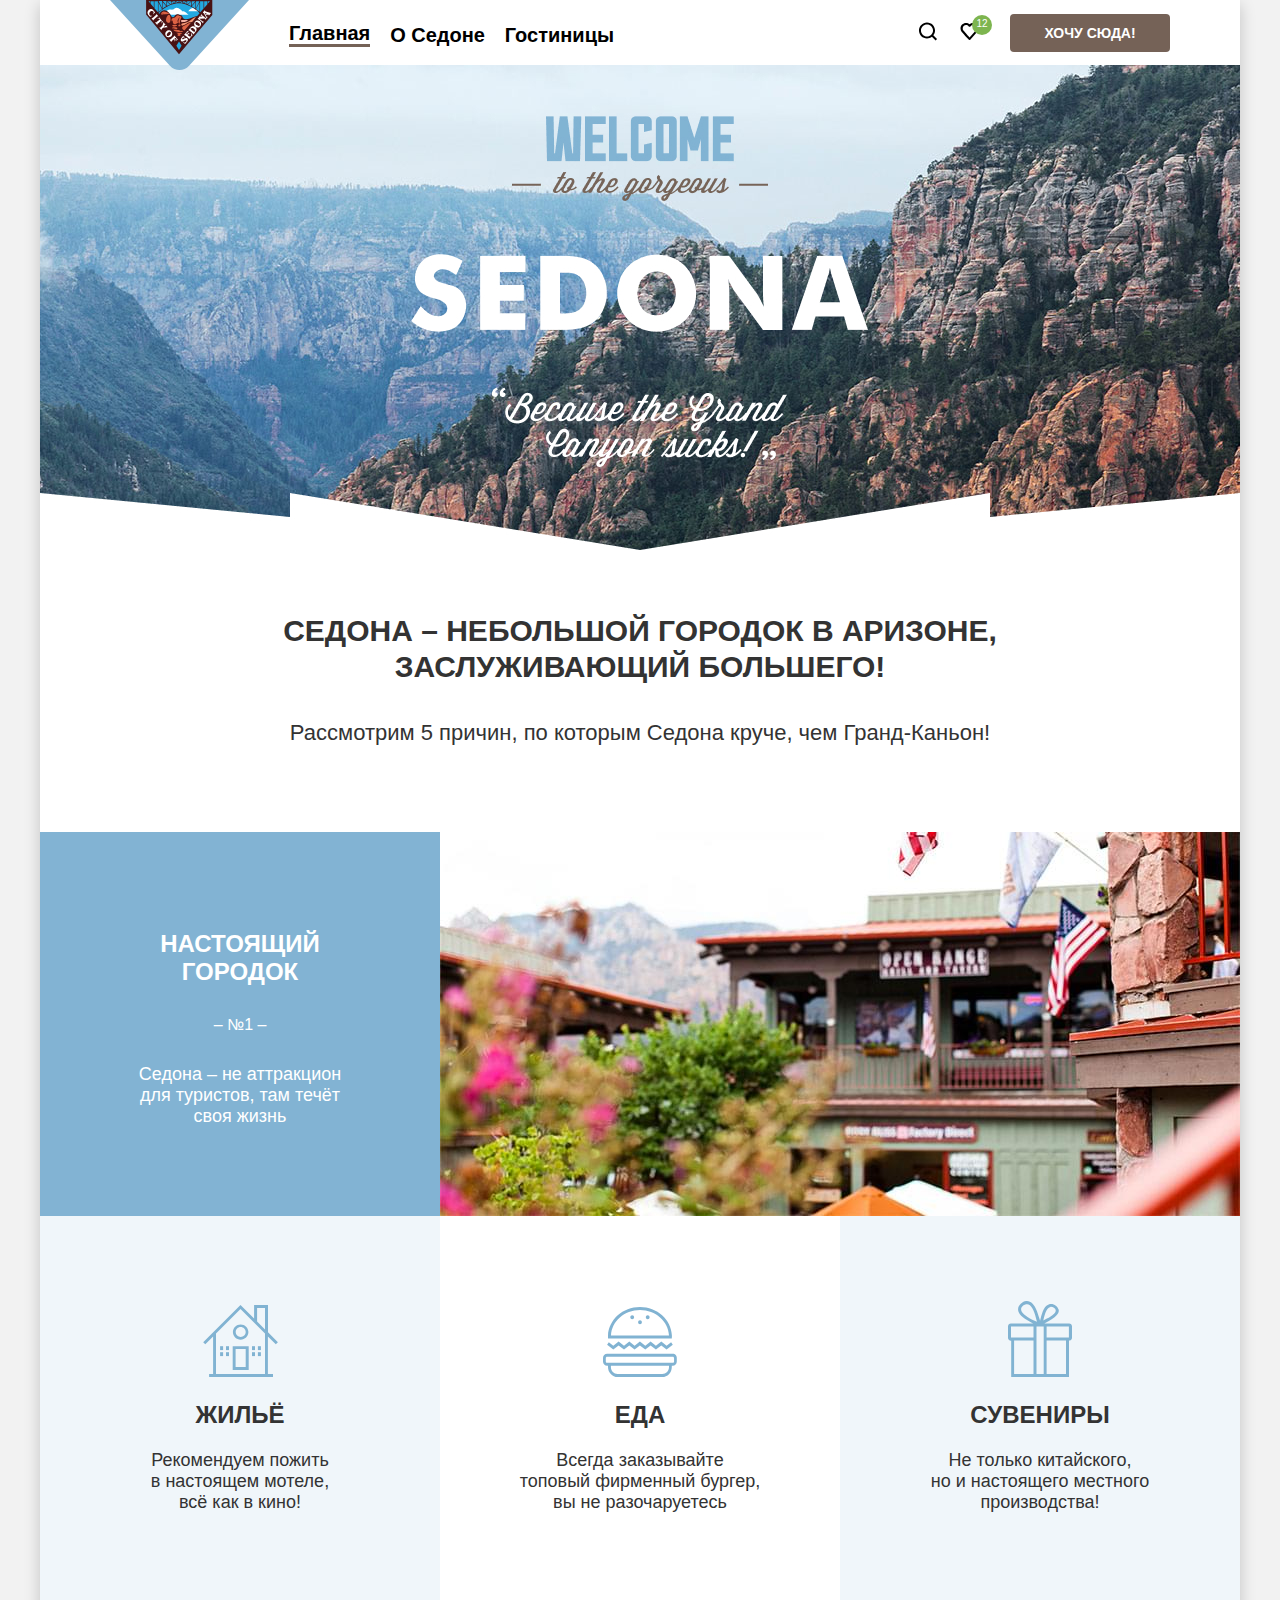
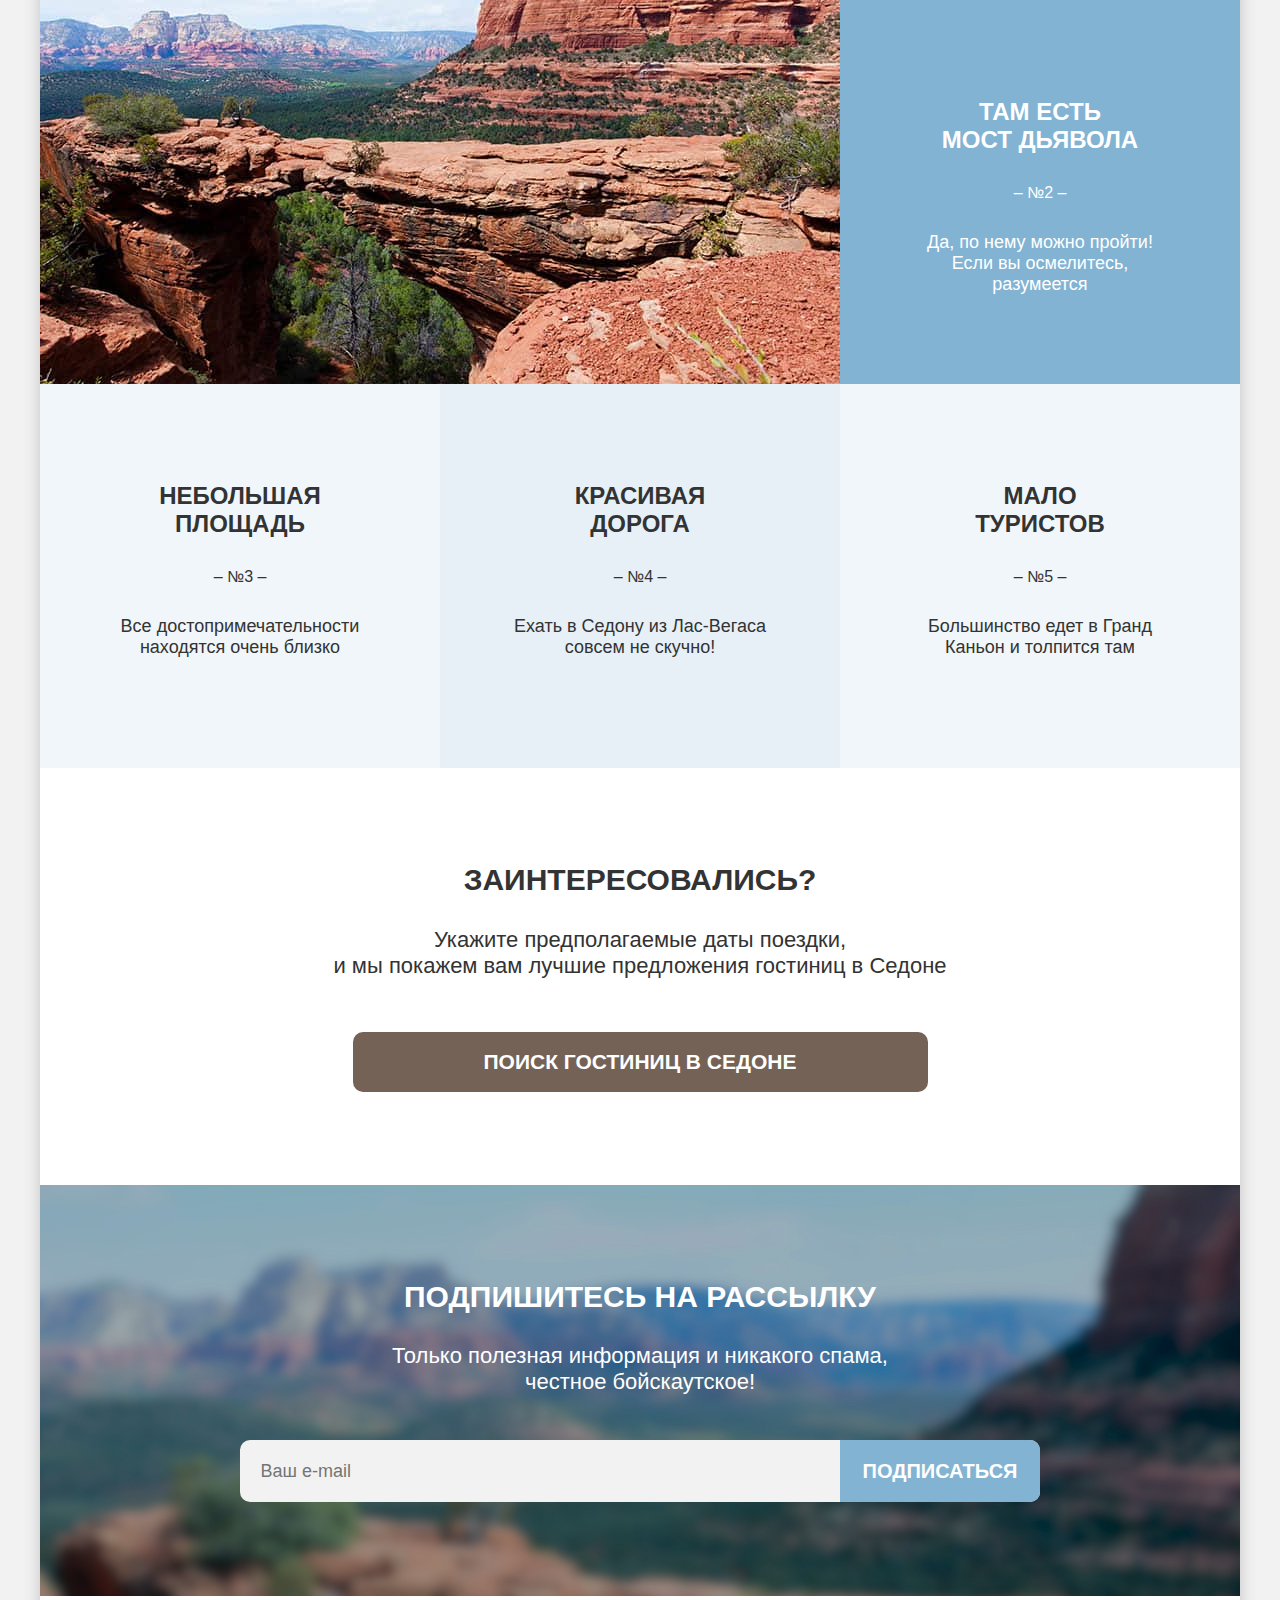
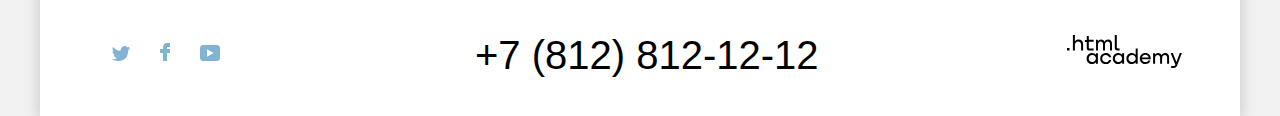
<file: project_sedona/index.html>
<!DOCTYPE html>
<html lang="ru">
  <head>
    <meta charset="utf-8">
    <title>Седона - небольшой городок в Аризоне</title>
    <link rel="stylesheet" href="styles/styles.css">
  </head>

  <body class="page">

    <div class="wrapper">

      <!--Хедер-->

      <header class="page-header">
          <nav class="navigation">
              <a class="logo" href="index.html">
                <img src="img/logo/logo.svg" width="139" height="70" alt="Седона">
              </a>
            

              <!--Навигация-->

              <ul class="navigation-list">
                  <li class="navigation-item">
                      <a class="navigation-link navigation-link-current">Главная</a>
                  </li>
                  <li class="navigation-item">
                    <a class="navigation-link" href="#">О Седоне</a>
                </li>
                <li class="navigation-item">
                    <a class="navigation-link" href="catalog.html">Гостиницы</a>
                  </li>
              </ul>

              <!--Польз. меню-->

              <ul class="navigation-user">
                <div class="user-navigation">
                  <li class="navigation-item">
                    <a class="icon-button-search" href="#">
                      <svg aria-hidden="true"  focusable="false" width="20" height="19" viewBox="0 0 20 19" fill="none" xmlns="http://www.w3.org/2000/svg">
                        <path d="M19.0257 17.05L15.3152 13.35C16.318 12.05 17.02 10.35 17.02 8.44995C17.02 4.04995 13.4098 0.449951 8.99732 0.449951C4.58483 0.449951 0.974609 4.14995 0.974609 8.54995C0.974609 12.95 4.58483 16.55 8.99732 16.55C10.8024 16.55 12.5072 15.95 13.9112 14.85L17.6217 18.55L19.0257 17.05ZM8.99732 14.55C5.68795 14.55 2.98029 11.85 2.98029 8.54995C2.98029 5.24995 5.68795 2.54995 8.99732 2.54995C12.3067 2.54995 15.0143 5.24995 15.0143 8.54995C15.0143 11.85 12.3067 14.55 8.99732 14.55Z" fill="black"/>
                      </svg>
                      <span class="visually-hidden">Поиск</span>
                    </a>
                  </li>
                
                  <li class="navigation-item">
                    <a class="icon-button-favorite" href="#">
                      <svg aria-hidden="true" focusable="false" width="19" height="17" viewBox="0 0 19 17" fill="none" xmlns="http://www.w3.org/2000/svg">
                        <path d="M9.44382 17C9.14296 17 8.84211 16.9 8.64155 16.6C3.22622 10.5 1.92253 9.1 1.62168 8.7C0.91969 7.8 0.518555 6.6 0.518555 5.4C0.518555 2.4 2.92537 0 6.03416 0C7.33785 0 8.54126 0.5 9.5441 1.3C10.5469 0.5 11.8506 0 13.054 0C16.0625 0 18.5696 2.4 18.5696 5.4C18.5696 6.7 18.0682 7.9 17.266 8.8L10.2461 16.7C10.0455 16.9 9.84495 17 9.44382 17ZM3.42679 7.5C3.72764 7.9 6.93672 11.5 9.5441 14.4L15.7617 7.4C16.2631 6.9 16.4637 6.2 16.4637 5.4C16.4637 3.6 14.9594 2.1 13.1543 2.1C12.1515 2.1 11.1486 2.6 10.4467 3.4C10.1458 3.7 9.84495 3.8 9.5441 3.8C9.24325 3.8 8.9424 3.6 8.74183 3.4C8.03984 2.6 7.037 2.1 6.03416 2.1C4.22906 2.1 2.7248 3.6 2.7248 5.4C2.62452 6.3 3.02565 7 3.42679 7.5C3.3265 7.5 3.3265 7.5 3.42679 7.5Z" fill="black"/>
                      </svg>
                      <span class="visually-hidden">Избранное</span>
                      <span class="favorite-heart">12</span>
                    </a>
                  </li>
                </div>
                <li class="navigation-item">
                  <a href="#" class="user-navigation-button">Хочу сюда!</a>
                </li>  
              </ul>
          </nav>
      </header>

      <!--Главная-->

      <main class="main-container page-mein">
        <div class="page-container">
          <div class="main-promo">
            <h1 class="visually-hidden">Туристический город Седона</h1>
            <img class="promo-img" src="img/background/background-promo.jpg">
          
            <h2 class="visually-hidden">Преимущества Седоны</h2>
            
            <div class="advantages-paragraph-title">
              <p class="section-title">СЕДОНА &ndash; НЕБОЛЬШОЙ ГОРОДОК В АРИЗОНЕ,<br>ЗАСЛУЖИВАЮЩИЙ БОЛЬШЕГО!</p>
              <p class="section-description">Рассмотрим 5 причин, по которым Седона круче, чем Гранд-Каньон!</p>
            </div>
          </div>

          <section class="advantages">
            <div class="advantages-main">
              <div class="advantages-description">
                <h3 class="advantages-title">НАСТОЯЩИЙ<br> ГОРОДОК</h3>
                <p class="features__number">&ndash; №1 &ndash;</p>
                <p class="advantages-text">Седона &ndash; не аттракцион<br> для туристов, там течёт<br> своя жизнь</p>
              </div>

              <div class="advantages-wrapper">  
                <img class="advantages-img" src="img/content/sedona.jpg" alt="Фото города Седона с заведениями">
              </div>
            </div>                 
            
            <div class="advices">
              <div class="advices-item-housing">
                <img class="advices-item-house" src="img/icons/house.svg">
                <h4 class="advices-title">ЖИЛЬЁ</h4>
                <p class="advices-text">Рекомендуем пожить<br> в настоящем мотеле,<br> всё как в кино!</p>
              </div>

              <div class="advices-item-food">
                <img class="advices-item-burger" src="img/icons/food.svg">
                <h4 class="advices-title">ЕДА</h4>
                <p class="advices-text">Всегда заказывайте<br> топовый фирменный бургер,<br> вы не разочаруетесь</p>
              </div>

              <div class="advices-item-gifts">
                <img class="advices-item-present" src="img/icons/present.svg">
                <h4 class="advices-title">СУВЕНИРЫ</h4>
                <p class="advices-text">Не только китайского,<br> но и настоящего местного<br> производства!</p>
              </div>
            </div>
              

            <div class="advantages-main_2">
              <div class="advantages-description">
                <h3 class="advantages-title">ТАМ ЕСТЬ<br> МОСТ ДЬЯВОЛА</h3>
                <p class="features__number">&ndash; №2 &ndash;</p>
                <p class="advantages-text">Да, по нему можно пройти!<br> Если вы осмелитесь,<br> разумеется</p>
              </div>

              <div class="features__image-wrapper">
                <img class="advantages-img" src="img/content/devil-bridge.jpg" alt="Фото Моста Дьявола: природного каменного моста между скалами"> 
              </div>
            </div>

            <div class="advantages-additional">
              <div class="advantages-additional-item">
                <h4 class="advantages-title">НЕБОЛЬШАЯ<br> ПЛОЩАДЬ</h4>
                <p class="advantages__number">&ndash; №3 &ndash;</p>
                <p class="advantages-additional-text">Все достопримечательности<br> находятся очень близко</p>
              </div>

              <div class="advantages-additional-item">
                <h4 class="advantages-title">КРАСИВАЯ<br> ДОРОГА</h4>
                <p class="advantages__number">&ndash; №4 &ndash;</p>
                <p class="advantages-additional-text">Ехать в Седону из Лас-Вегаса<br> совсем не скучно!</p>
              </div>

              <div class="advantages-additional-item">
                <h4 class="advantages-title">МАЛО<br> ТУРИСТОВ</h4>
                <p class="advantages__number">&ndash; №5 &ndash;</p>
                <p class="advantages-additional-text">Большинство едет в Гранд<br>Каньон и толпится там</p>
              </div>  
            </div>
          </section>
      

          <section class="search-hotel">
            <h4 class="visually-hidden">Поиск гостиницы</h4>

            <p class="search-hotel-title">ЗАИНТЕРЕСОВАЛИСЬ?</p>

            <p class="search-hotel-text">Укажите предполагаемые даты поездки,<br>и мы покажем вам лучшие предложения гостиниц в Седоне</p>

            <a href="#" class="search-button button">ПОИСК ГОСТИНИЦ В СЕДОНЕ</a>
          </section>
        
          

          <section class="subscribe-primary">
            <div class="subscribe-wrapper">
              <h2 class="subscribe-section-title">ПОДПИШИТЕСЬ НА РАССЫЛКУ</h2>
              <p class="subscribe-section-description">Только полезная информация и никакого спама,<br> честное бойскаутское!</p>
                
              <form class="subscribe-form" action="https://echo.htmlacademy.ru/" method="post">
                <label for="subscribe-field">
                 <input type="text" placeholder="Ваш e-mail"> 
                </label>
                <button class="subscribe-form-button" type="submit">ПОДПИСАТЬСЯ</button>
              </form>  
              </div>
          </section>
        </div>
      </main> 
      
  
  
      <!--Футер-->

      <footer class="page-footer">
        <ul class="page-footer-container">
          <li class="footer-social-item-tw">
            <a class="footer-social-tw" href="#">
              <svg aria-hidden="true" focusable="false" width="18" height="15" viewBox="0 0 18 15" fill="none" xmlns="http://www.w3.org/2000/svg">
                <g clip-path="url(#clip0_18711_1512)">
                <path d="M11.6 0.200056C13.4 -0.299944 14.8 0.500056 15.4 1.40006C16.1 1.20006 16.8 0.900056 17.5 0.700056C17.5 1.60006 16.9 2.20006 16.6 2.50006C17.3 2.60006 18 1.90006 18 1.90006C17.8 2.90006 16.9 3.70006 16.3 3.90006C16.1 10.7001 13 15.1001 5.7 15.0001C5.1 15.0001 5.8 15.0001 5.2 15.0001C4.8 15.0001 0.8 14.5001 0 13.1001C2.4 13.3001 4.1 12.7001 5 11.9001C4 11.6001 2.1 11.5001 1.8 9.00006C2.2 9.10006 2.4 9.20006 3.1 9.10006C1.8 8.30006 0.4 7.50006 0.5 5.30006C0.8 5.60006 1.6 5.80006 1.9 5.80006C1.1 5.60006 -0.2 2.50006 0.9 0.900056C2.8 2.80006 4.9 4.50006 8.5 4.70006C8.7 2.30006 9.7 0.800056 11.6 0.200056Z" fill="#83B3D3"/>
                </g>
                <defs>
                <clipPath id="clip0_18711_1512">
                <rect width="18" height="15" fill="white"/>
                </clipPath>
                </defs>
              </svg>
              <span class="visually-hidden">Твиттер</span>
            </a>
          </li>

          <li class="footer-social-item-fb">
            <a class="footer-social-fb" href="#">
              <svg aria-hidden="true" focusable="false" width="10" height="18" viewBox="0 0 10 18" fill="none" xmlns="http://www.w3.org/2000/svg">
                <g clip-path="url(#clip0_18711_1504)">
                <path d="M7 0C4.8 0 3 1.8 3 4V6H0V10H3V18H7V10H10V6H7V4H10V0H7Z" fill="#83B3D3"/>
                </g>
                <defs>
                <clipPath id="clip0_18711_1504">
                <rect width="10" height="18" fill="white"/>
                </clipPath>
                </defs>
              </svg>
              <span class="visually-hidden">Твиттер</span>
            </a>
          </li>

          <li class="footer-social-item-yt">
            <a class="footer-social-youtube" href="#">
              <svg aria-hidden="true" focusable="false" width="20" height="16" viewBox="0 0 20 16" fill="none" xmlns="http://www.w3.org/2000/svg">
                <path d="M17 0H2.9C1.2 0 0 1.5 0 3.2V12.7C0 14.5 1.2 16 2.9 16H17.2C18.7 16 20.1 14.5 20.1 12.8V3.2C19.9 1.5 18.7 0 17 0ZM7 11.8V4.2L13.7 8L7 11.8Z" fill="#83B3D3"/>
              </svg>
              <span class="visually-hidden">Ютуб</span>
            </a>
          </li>
          <div class="foter-contacts">          
            <a class="footer-contacts-phone" href="tel:+78128121212">+7 (812) 812-12-12</a>
            <a class="footer-developer" href="https://htmlacademy.ru/">
              <img src="img/logo/logo_htmlacademy .svg" alt="Разработано HTML Academy">
            </a>
          </div>  
        </ul>  
      </footer>
    </div>  
  </body>
</html>
</file>
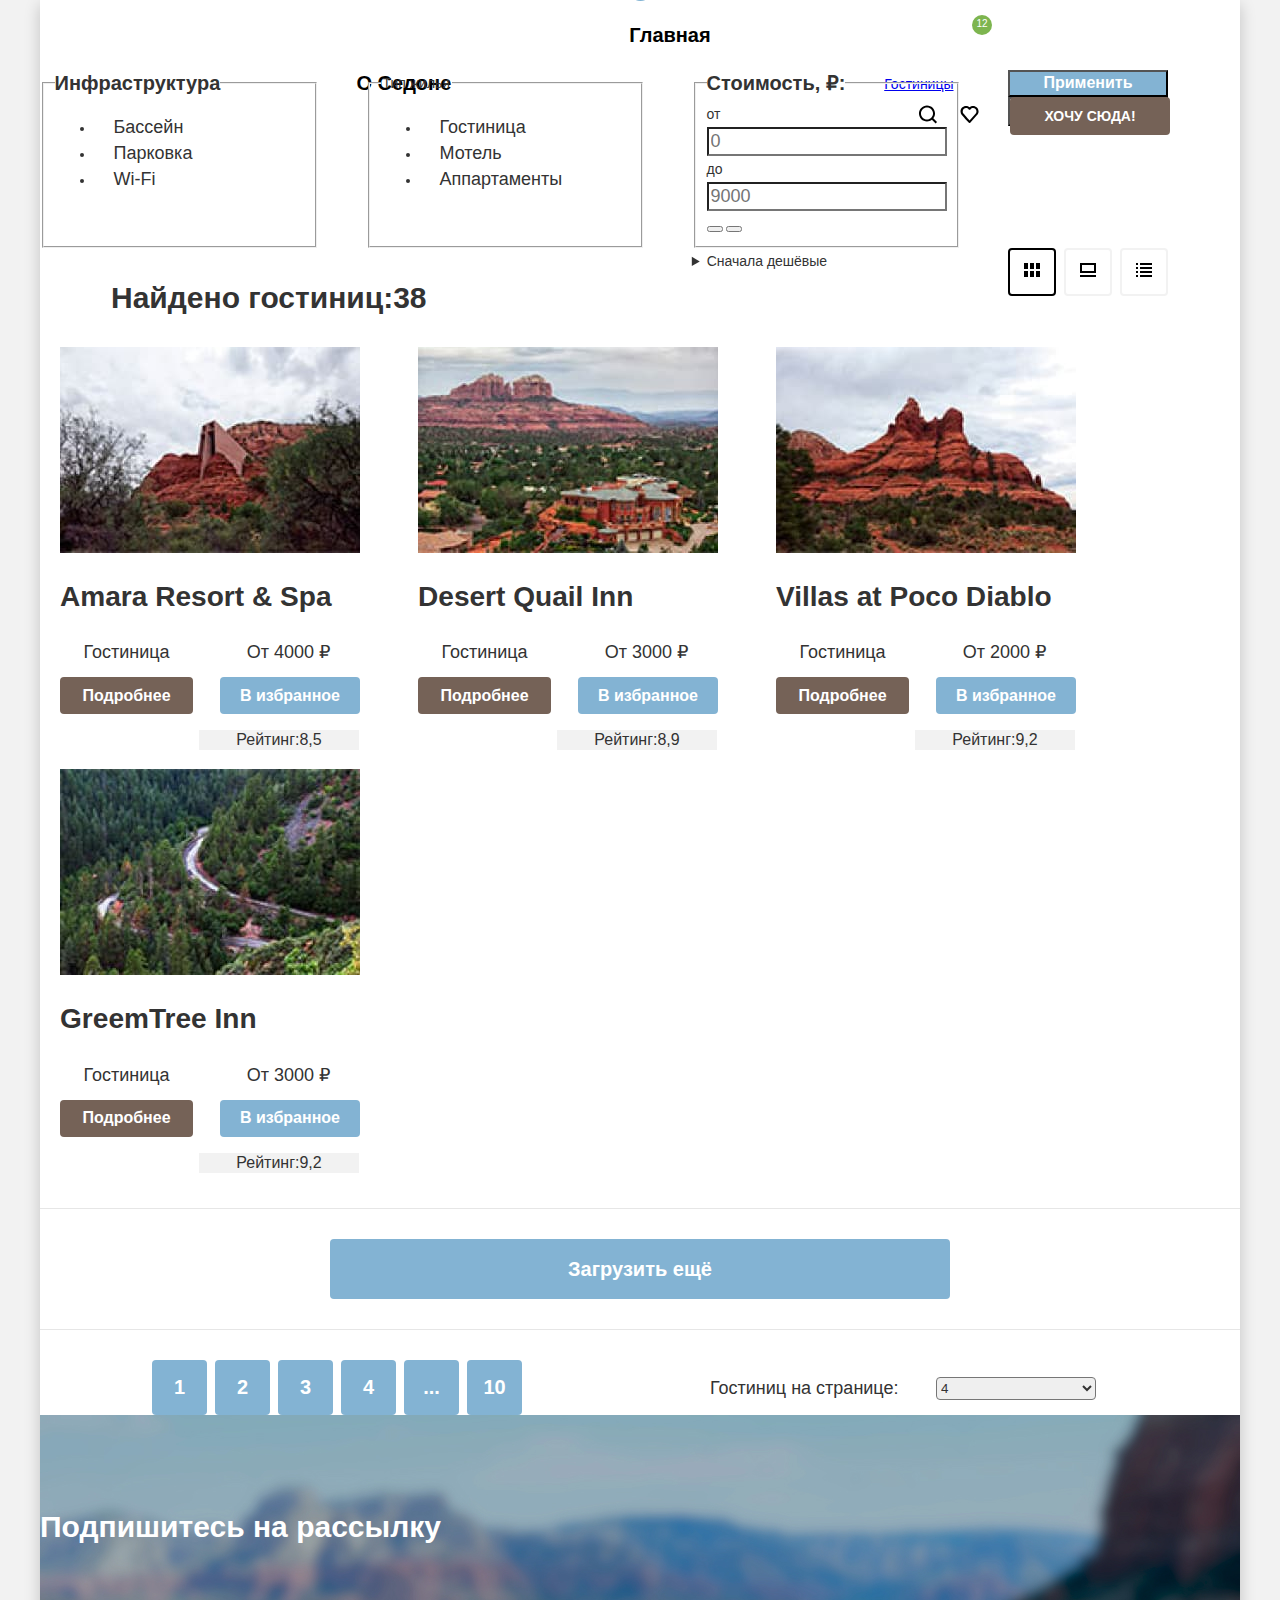
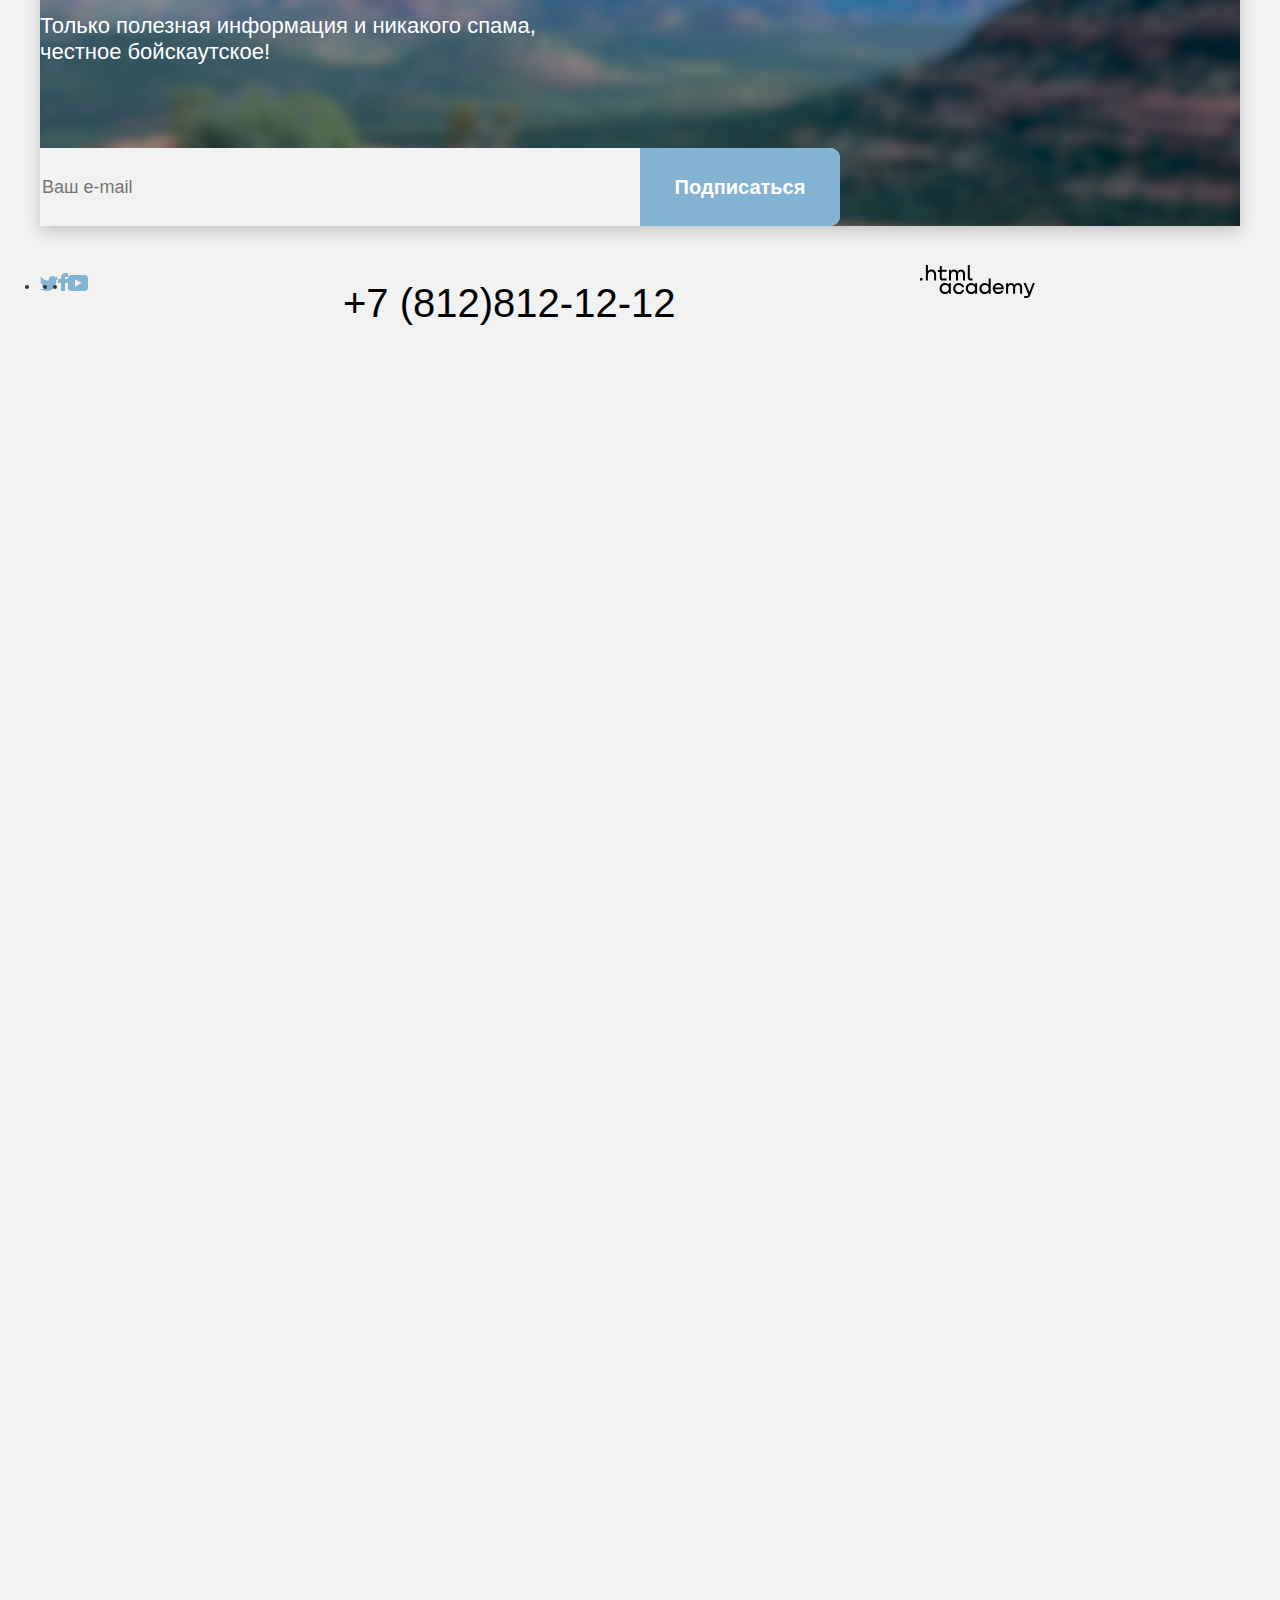
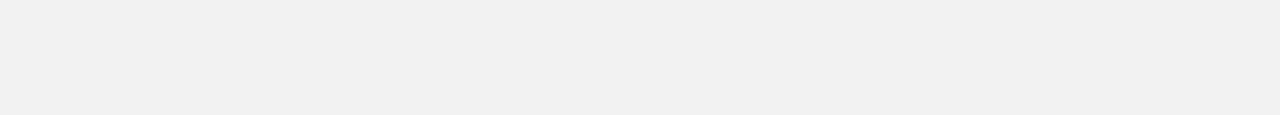
<file: project_sedona/catalog.html>
<!DOCTYPE html>
<html lang="ru">
  <head>
    <meta charset="utf-8">
    <title>Гостиницы Седоны</title>
    <link rel="stylesheet" href="styles/styles.css">
  </head>

  <body class="inner">

    <div class="wrapper">

      <!--Хедер-->

      <header class="page-header">
        <nav class="navigation">
          <a class="logo" href="index.html">
            <img src="img/logo/logo.svg" width="139" height="70" alt="Седона">
          </a>
            

          <!--Навигация-->

         <ul class="navigation-list">
            <li class="navigation-item">
              <a class="navigation-link navigation">Главная</a>
            </li>
            <li class="navigation-item">
              <a class="navigation-link" href="#">О Седоне</a>
            </li>
            <li class="navigation-item">
              <a class="navigation-link-link-current" href="catalog.html">Гостиницы</a>
            </li>
          </ul>

          <!--Польз. меню-->

          <ul class="navigation-user">
            <div class="user-navigation">
              <li class="navigation-item">
                <a class="icon-button-search" href="#">
                  <svg aria-hidden="true"  focusable="false" width="20" height="19" viewBox="0 0 20 19" fill="none" xmlns="http://www.w3.org/2000/svg">
                    <path d="M19.0257 17.05L15.3152 13.35C16.318 12.05 17.02 10.35 17.02 8.44995C17.02 4.04995 13.4098 0.449951 8.99732 0.449951C4.58483 0.449951 0.974609 4.14995 0.974609 8.54995C0.974609 12.95 4.58483 16.55 8.99732 16.55C10.8024 16.55 12.5072 15.95 13.9112 14.85L17.6217 18.55L19.0257 17.05ZM8.99732 14.55C5.68795 14.55 2.98029 11.85 2.98029 8.54995C2.98029 5.24995 5.68795 2.54995 8.99732 2.54995C12.3067 2.54995 15.0143 5.24995 15.0143 8.54995C15.0143 11.85 12.3067 14.55 8.99732 14.55Z" fill="black"/>
                  </svg>
                  <span class="visually-hidden">Поиск</span>
                </a>
              </li>
                
              <li class="navigation-item">
                <a class="icon-button-favorite" href="#">
                  <svg aria-hidden="true" focusable="false" width="19" height="17" viewBox="0 0 19 17" fill="none" xmlns="http://www.w3.org/2000/svg">
                    <path d="M9.44382 17C9.14296 17 8.84211 16.9 8.64155 16.6C3.22622 10.5 1.92253 9.1 1.62168 8.7C0.91969 7.8 0.518555 6.6 0.518555 5.4C0.518555 2.4 2.92537 0 6.03416 0C7.33785 0 8.54126 0.5 9.5441 1.3C10.5469 0.5 11.8506 0 13.054 0C16.0625 0 18.5696 2.4 18.5696 5.4C18.5696 6.7 18.0682 7.9 17.266 8.8L10.2461 16.7C10.0455 16.9 9.84495 17 9.44382 17ZM3.42679 7.5C3.72764 7.9 6.93672 11.5 9.5441 14.4L15.7617 7.4C16.2631 6.9 16.4637 6.2 16.4637 5.4C16.4637 3.6 14.9594 2.1 13.1543 2.1C12.1515 2.1 11.1486 2.6 10.4467 3.4C10.1458 3.7 9.84495 3.8 9.5441 3.8C9.24325 3.8 8.9424 3.6 8.74183 3.4C8.03984 2.6 7.037 2.1 6.03416 2.1C4.22906 2.1 2.7248 3.6 2.7248 5.4C2.62452 6.3 3.02565 7 3.42679 7.5C3.3265 7.5 3.3265 7.5 3.42679 7.5Z" fill="black"/>
                  </svg>
                  <span class="visually-hidden">Избранное</span>
                  <span class="favorite-heart">12</span>
                </a>
                </li>
            </div>
            <li class="navigation-item">
              <a href="#" class="user-navigation-button">Хочу сюда!</a>
            </li>  
          </ul>
        </nav>
      </header>
        
      <!--Фильтр-->   
         
      <section class="filter-inner">
        <h2 class="visually-hidden">Фильтр списка гостиниц</h2>
        <div class="filter-container">
          <form class="catalog-filter" action="https://echo.htmlacademy.ru/" method="get">
                
            <fieldset class="filter-group-infrastructure">
              <legend class="filter-group-title">Инфраструктура</legend>
              <ul class="filter-group-list">
                <li class="filter-group-item">
                  <label class="control" for="pool">
                    <input class="visually-hidden control-input" type="checkbox" name="pool" checked>
                    <span class="control-mark"></span>
                    <span class="control-label">Бассейн</span>
                  </label>
                </li>

                <li class="filter-item">
                  <label class="control" for="parking">
                    <input class="visually-hidden control-input" type="checkbox" name="parking" checked>
                    <span class="control-mark"></span>
                    <span class="control-label">Парковка</span>
                  </label>
                </li>

                <li class="filter-item">
                  <label class="control" for="Wi-Fi">
                    <input class="visually-hidden control-input" type="checkbox" name="wifi" >
                    <span class="control-mark"></span>
                    <span class="control-label">Wi-Fi</span>
                  </label>
                </li>
              </ul>
            </fieldset>   

            <fieldset class="filter-group-property-type">
              <legend class="filter-title">Тип жилья</legend>
              <ul class="filter-list">
                <li class="filter-item">
                  <label class="control">
                    <input class="visually-hidden control-input" type="radio" name="product-group" value="hotel" checked>
                    <span class="control-mark"></span>
                    <span class="control-label">Гостиница</span>
                  </label>
                </li>

                <li class="filter-item">
                  <label class="control">
                    <input class="visually-hidden control-input" type="radio" name="product-group" value="motel">
                    <span class="control-mark"></span>
                    <span class="control-label">Мотель</span>
                  </label>
                </li>

                <li class="filter-item">
                  <label class="control">
                    <input class="visually-hidden control-input" type="radio" name="product-group" value="apartments">
                    <span class="control-mark"></span>
                    <span class="control-label">Аппартаменты</span>
                  </label>
                </li>
              </ul>
            </fieldset>
    
            <fieldset class="filter-group-price">
              <legend class="filter-group-title">Стоимость, ₽:</legend>
                                    
              <label class="filter-label">
                от <input class="filter-input" placeholder="0" type="number" name="min-price">
              </label>
              <label class="filter-label">
                до <input class="filter-input" placeholder="9000" type="number" name="max-price">
              </label>
                  
              <button class="range-toggle toggle-min" type="button">
                <span class="visually-hidden">Ручка минимальной цены</span>
              </button>
              <button class="range-toggle toggle-max" type="button">
                <span class="visually-hidden">Ручка максимальной цены</span>
              </button>

            </fieldset>

                
            <div class="filter-group-button">
              <button class="filter-group-button-submit" type="submit">Применить</button>
              <button class="filter-group-button-reset" type="reset">Сбросить</button>
            </div> 
          </form>
        </div>  
      </section>    
    

       
      <section class="catalog">

       <!--Сортировка--> 
 
        <div class="catalog-sort">
          <div class="search-results">
            <p class="visually-hidden">Результаты поиска</p>
            <p class="section-catalog-title">Найдено гостиниц:38</p>
            <p class="visually-hidden" hidden>Сортировка и отображение</p>
          </div> 

          <details>
            <summary>Сначала дешёвые</summary>
            <ul class="select-list">
              <li class="select-item">
                <a href="#" class="details-select">Сначала дешёвые</a>
              </li>
              <li class="select-item">
                <a href="#" class="details-select">Сначала дорогие</a>
              </li>
              <li class="select-item">
                <a href="#" class="details-select">Сначала популярные</a>
              </li>
              <li class="select-item">
                <a href="#" class="details-select">Сначала комфортные</a>
              </li>
            </ul>
          </details>

          <ul class="button-sort">
            <li class="card-grid-toggle card-grid-toggle-current">
              <a href="#" class="button-list-cards">
                <svg width="16" height="14" aria-hidden="true" focusable="false" viewBox="0 0 16 14" fill="none" xmlns="http://www.w3.org/2000/svg">
                  <g clip-path="url(#clip0_24196_296)">
                  <path d="M4 0H0V6H4V0Z" fill="black"/>
                  <path d="M16 0H12V6H16V0Z" fill="black"/>
                  <path d="M10 0H6V6H10V0Z" fill="black"/>
                  <path d="M4 8H0V14H4V8Z" fill="black"/>
                  <path d="M16 8H12V14H16V8Z" fill="black"/>
                  <path d="M10 8H6V14H10V8Z" fill="black"/>
                  </g>
                  <defs>
                  <clipPath id="clip0_24196_296">
                  <rect width="16" height="14" fill="white"/>
                  </clipPath>
                  </defs>
                </svg>
                <span class="visually-hidden">Карточками</span>
              </a>
            </li>
            <li class="card-grid-toggle">
              <a href="#" class="button-list-slides">
                <svg width="16" height="14" aria-hidden="true" focusable="false" viewBox="0 0 16 14" fill="none" xmlns="http://www.w3.org/2000/svg">
                  <g clip-path="url(#clip0_24196_293)">
                  <path d="M16 12H0V14H16V12Z" fill="black"/>
                  <path d="M14 2V8H2V2H14ZM16 0H0V10H16V0Z" fill="black"/>
                  </g>
                  <defs>
                  <clipPath id="clip0_24196_293">
                  <rect width="16" height="14" fill="white"/>
                  </clipPath>
                  </defs>
                </svg>
                <span class="visually-hidden">Слайдами</span>
              </a>
            </li>
            <li class="card-grid-toggle">
              <a href="#" class="button-list-list">
                <svg width="16" height="14" aria-hidden="true" focusable="false" viewBox="0 0 16 14" fill="none" xmlns="http://www.w3.org/2000/svg">
                  <g clip-path="url(#clip0_24196_306)">
                  <path d="M2 0H0V2H2V0Z" fill="black"/>
                  <path d="M16 0H4V2H16V0Z" fill="black"/>
                  <path d="M2 4H0V6H2V4Z" fill="black"/>
                  <path d="M16 4H4V6H16V4Z" fill="black"/>
                  <path d="M2 8H0V10H2V8Z" fill="black"/>
                  <path d="M16 8H4V10H16V8Z" fill="black"/>
                  <path d="M2 12H0V14H2V12Z" fill="black"/>
                  <path d="M16 12H4V14H16V12Z" fill="black"/>
                  </g>
                  <defs>
                  <clipPath id="clip0_24196_306">
                  <rect width="16" height="14" fill="white"/>
                  </clipPath>
                  </defs>
                </svg>
                <span class="visually-hidden">Списком</span>
              </a>
            </li>
          </ul>
        </div>
          
        <!--Каталог-->

        <h3 class="visually-hidden">Список гостиниц</h3>

        <!--Карточки товара-->
          
        <ul class="product-list"> 

              <!--1 гостиница-->
              <li class="product-card">
                <a class="product-card-image-link" href="product.html">
                  <img class="product-card-image" src="img/catalog/hotel-1.jpg" width="300" height="206" alt="Amara">
                </a>
                <a class="product-card-title-link" href="">
                  <h3 class="product-card-title">Amara Resort & Spa</h3>
                </a>

                <div class="product-card-price">
                  <span class="product-card-price-hotel">Гостиница</span>
                  <span class="product-card-price-price">От 4000 ₽</span>
                </div>

                <div class="product-card-button">
                  <a class="button-more-info" href="#">Подробнее</a>
                  <a class="button-favorites" href="#">В избранное</a>
                </div>
                <div class="product-card-rating">
                  <p class="visually-hidden">4 звезды</p>
                  <p class="rating-area">Рейтинг:8,5</p>
                </div>  
              </li>
          
              <!--2 гостиница-->
              <li class="product-card">
                <a class="product-card-image-link" href="product.html">
                  <img class="product-card-image" src="img/catalog/hotel-2.jpg" width="300" height="206" alt="Desert">
                </a>
                <a class="product-card-title-link" href="">
                  <h3 class="product-card-title">Desert Quail Inn</h3>
                </a>

                <div class="product-card-price">
                  <span class="product-card-price-hotel">Гостиница</span>
                  <span class="product-card-price-price">От 3000 ₽</span>
                </div>

                <div class="product-card-button">
                  <a class="button-more-info" href="#">Подробнее</a>
                  <a class="button-favorites" href="#">В избранное</a>
                </div>
                <div class="product-card-rating">
                  <p class="visually-hidden">3 звезды</p>
                  <p class="rating-area">Рейтинг:8,9</p>
                </div>  
              </li>
            
              <!--3 гостиница-->
              <li class="product-card">
                <a class="product-card-image-link" href="product.html">
                  <img class="product-card-image" src="img/catalog/hotel-3.jpg" width="300" height="206" alt="Villas">
                </a>
                <a class="product-card-title-link" href="">
                  <h3 class="product-card-title">Villas at Poco Diablo</h3>
                </a>

                <div class="product-card-price">
                  <span class="product-card-price-hotel">Гостиница</span>
                  <span class="product-card-price-price">От 2000 ₽</span>
                </div>

                <div class="product-card-button">
                  <a class="button-more-info" href="#">Подробнее</a>
                  <a class="button-favorites" href="#">В избранное</a>
                </div>
                <div class="product-card-rating">
                  <p class="visually-hidden">2 звезды</p>
                  <p class="rating-area">Рейтинг:9,2</p>
                </div>  
              </li>
            
              <!--4 гостиница-->
              <li class="product-card">
                <a class="product-card-image-link" href="product.html">
                  <img class="product-card-image" src="img/catalog/hotel-4.jpg" width="300" height="206" alt="Green">
                </a>
                <a class="product-card-title-link" href="">
                  <h3 class="product-card-title">GreemTree Inn</h3>
                </a>

                <div class="product-card-price">
                  <span class="product-card-price-hotel">Гостиница</span>
                  <span class="product-card-price-price">От 3000 ₽</span>
                </div>

                <div class="product-card-button">
                  <a class="button-more-info" href="#">Подробнее</a>
                  <a class="button-favorites" href="#">В избранное</a>
                </div>
                <div class="product-card-rating">
                  <p class="visually-hidden">2 звезды</p>
                  <p class="rating-area">Рейтинг:9,2</p>
                </div>  
              </li>
            </ul>

           <!--кнопка Загрузить ещё--> 
            <div class="more-donload-container">
              <button class="button-download" type="button">Загрузить ещё</button>
              <h3 class="visually-hidden" hidden>Список страниц</h3>
            </div>
          </section>
           

          <!--Пагинация-->

          <section class="pagination">
            <ul class="pagination-container">
              <li class="pagination-item-toggle pagination-item-toggle-current">
                <a class="pagination-link pagination-current">1</a>
              </li>

              <li class="pagination-item-toggle">
                <a class="pagination-link" href="#">2</a>
              </li>

              <li class="pagination-item-toggle">
                <a class="pagination-link" href="#">3</a>
              </li>

              <li class="pagination-item-toggle">
                <a class="pagination-link" href="#">4</a>
              </li>

              <li class="pagination-item-toggle">
                <a class="pagination-link" href="#">...</a>
              </li>
              
              <li class="pagination-item-toggle">
                <a class="pagination-link" href="#">10</a>
              </li>
            </ul>
            
            <div class="sorting-type">
              <form class="sorting-type">
                <label class="hotel-list" for="sorting">Гостиниц на странице:</label>
                <select class="select-control" id="sorting" name="sorting">
                  <option value="cheap">4</option>
                  <option value="popular">2</option>
                  <option value="expensive">6</option>
                </select>
              </form>
            </div>  
          </section>
      
          <section class="subscribe subscribe-primary">
            <h2 class="subscribe-section-title">Подпишитесь на рассылку</h2>
            <p class="subscribe-section-description">Только полезная информация и никакого спама,<br> честное бойскаутское!</p>
            
            <form class="subscribe-form" action="https://echo.htmlacademy.ru/" method="post">
              <label class="visually-hidden" for="subscribe-field">Ваш e-mail</label>
              <input type="text" id="subscribe-field" name="subscribe" placeholder="Ваш e-mail"> 
              <button class="subscribe-form-button" type="submit">Подписаться</button>
            </form>  
          </section>
        </div>  
      </main>
  
  
      <!--Футер-->

      <footer class="page-footer">
        <ul class="page-footer-container">
          <li class="footer-social-item">
            <a class="footer-social-tw" href="#">
              <svg aria-hidden="true" focusable="false" width="18" height="15" viewBox="0 0 18 15" fill="none" xmlns="http://www.w3.org/2000/svg">
                <g clip-path="url(#clip0_18711_1512)">
                <path d="M11.6 0.200056C13.4 -0.299944 14.8 0.500056 15.4 1.40006C16.1 1.20006 16.8 0.900056 17.5 0.700056C17.5 1.60006 16.9 2.20006 16.6 2.50006C17.3 2.60006 18 1.90006 18 1.90006C17.8 2.90006 16.9 3.70006 16.3 3.90006C16.1 10.7001 13 15.1001 5.7 15.0001C5.1 15.0001 5.8 15.0001 5.2 15.0001C4.8 15.0001 0.8 14.5001 0 13.1001C2.4 13.3001 4.1 12.7001 5 11.9001C4 11.6001 2.1 11.5001 1.8 9.00006C2.2 9.10006 2.4 9.20006 3.1 9.10006C1.8 8.30006 0.4 7.50006 0.5 5.30006C0.8 5.60006 1.6 5.80006 1.9 5.80006C1.1 5.60006 -0.2 2.50006 0.9 0.900056C2.8 2.80006 4.9 4.50006 8.5 4.70006C8.7 2.30006 9.7 0.800056 11.6 0.200056Z" fill="#83B3D3"/>
                </g>
                <defs>
                <clipPath id="clip0_18711_1512">
                <rect width="18" height="15" fill="white"/>
                </clipPath>
                </defs>
              </svg>
              <span class="visually-hidden">Твиттер</span>
            </a>
          </li>

          <li class="footer-social-item">
            <a class="footer-social-fb" href="#">
              <svg aria-hidden="true" focusable="false" width="10" height="18" viewBox="0 0 10 18" fill="none" xmlns="http://www.w3.org/2000/svg">
                <g clip-path="url(#clip0_18711_1504)">
                <path d="M7 0C4.8 0 3 1.8 3 4V6H0V10H3V18H7V10H10V6H7V4H10V0H7Z" fill="#83B3D3"/>
                </g>
                <defs>
                <clipPath id="clip0_18711_1504">
                <rect width="10" height="18" fill="white"/>
                </clipPath>
                </defs>
              </svg>
              <span class="visually-hidden">Твиттер</span>
            </a>
          </li>

          <li class="footer-social-item">
            <a class="footer-social-youtube" href="#">
              <svg aria-hidden="true" focusable="false" width="20" height="16" viewBox="0 0 20 16" fill="none" xmlns="http://www.w3.org/2000/svg">
                <path d="M17 0H2.9C1.2 0 0 1.5 0 3.2V12.7C0 14.5 1.2 16 2.9 16H17.2C18.7 16 20.1 14.5 20.1 12.8V3.2C19.9 1.5 18.7 0 17 0ZM7 11.8V4.2L13.7 8L7 11.8Z" fill="#83B3D3"/>
              </svg>
              <span class="visually-hidden">Ютуб</span>
            </a>
          </li>
                    
          <a class="footer-contacts-phone" href="tel:+78128121212">+7 (812)812-12-12</a>

          <a class="footer-developer" href="https://htmlacademy.ru/">
            <img src="img/logo/logo_htmlacademy .svg" alt="Разработано HTML Academy">
          </a>
        </ul>  
      </footer>
    </div>  
  </body>  
</html>
</file>
<file: project_sedona/styles/styles.css>
@font-face {
  font-family: "PT Sans", sans-serif;
  font-style: normal;
  font-weight: 400;
  src: url("fonts/ptsans-400.woff2") format("woff2");
  font-display: swap; 
}

@font-face {
  font-family: "PT Sans", sans-serif;
  font-style: normal;
  font-weight: 700;
  src: url("fonts/ptsans-700.woff2") format("woff2");
  font-display: swap;
}

html {
  height: 100%;
}
  
body {
  margin: 0;
  display: flex;
  flex-direction: column;
  width: 1280px;
  height: 3315px;
  font-family: "PT Sans", sans-serif;
  font-size: 14px;
  line-height: 26px;
  color: #333333;
  background-color: #F2F2F2;
}

.wrapper {
  margin: 0 auto;
  padding: 0;
  max-width: 1200px;
  min-width: 768px;
  -webkit-box-shadow: 0 5px 15px 0 rgba(0, 0, 0, 0.2);
          box-shadow: 0 5px 15px 0 rgba(0, 0, 0, 0.2);
  position: relative;
  background-color: #fff;
}

.visually-hidden {   /*скрытие ненужных элементов*/
  position: absolute;
  width: 1px;
  height: 1px;
  margin: -1px;
  padding: 0;
  border: 0;
  clip: rect(0 0 0 0);
  overflow: hidden;
}

.main-container {
  flex-grow: 1;
  
}

a.button {
  display: inline-block;
  text-align: center;
  text-decoration: none;
  text-transform: uppercase;
  border: none;
  background-color: #756257;
  cursor: pointer;
}

a.button:hover {
  background-color: #615048;
}

a.button:focus {
  background-color: #615048;
  outline: 3px solid #83B3D3;
  outline-offset: -3px;
}

.a.button:active {
  color: #FFFFFF4D;
  background-color: #615048;
}


/*Шапка*/

.page-header {
  display: flex;
  flex-wrap: wrap;
  width: 1060px;
  margin-left: 70px;
  background-color: #ffffff;
}

a.logo {
  display: block;
  margin-left: 0;
  width: 139px;
  height: 70px;
  z-index: 10;
}

/*Навигация*/

.navigation {
  display: flex;
  flex-wrap: wrap;
  min-width: 1060px;
  height: 70px;
  margin: 0 auto;
  align-content: center;
  justify-content: space-evenly;
}

.icon-button {
  display: block;
  width: 42px;
  height: 42px;
  list-style-type: none; /*отключение булетов*/
}

ul.navigation-list {
  margin: 0;
  padding: 0;
  display: flex;
  flex-wrap: wrap;
  min-width: 345px;
  margin-left: 30px;
  justify-content: space-around;
  align-items: center;
  list-style-type: none; /*отключение булетов*/
} 

/*Главная, о Седоне, гостиницы*/

.navigation-link {
  display: flex;
  flex-wrap: wrap;
  font-weight: 700;
  font-size: 20px;
  line-height: 21px;
  text-decoration: none;
  color: #000000;
}
 
.navigation-link:hover {
  color: #756257;
}

.navigation-link:active {
  color: #7562574D;
  opacity: 0.3;
}
/*
.navigation-link-current::before {
  position: relative;
  left: 17px;
  right: 17px;
  bottom: 0;
  height: 2px;
  background-color: #756257;
  content: "";
}
*/

.navigation-link-current {
  border-bottom: 3px solid #756257;
}

.icon-button-search:hover
.icon-button-favorite:hover {
  background-color: #756257;
}

.favorite-heart:hover {
  background-color: #7DB550;
}

/*Пользовательское меню*/

.navigation-user {
  display: flex;
  flex-wrap: wrap;
  width: 264px;
  margin: 0;
  padding: 0;
  margin-left: auto;
  align-items: center;
  justify-content: space-between;
  list-style-type: none; /*отключение булетов*/
  fill: #000000;
}

.icon-button-search:hover {
  stroke: #000000;
  fill: #756257;
}

.icon-button-favorite:hover {
  stroke: #000000;
  fill: #756257; 
}


.user-navigation {
  display: flex;
  width: 84px;
  justify-content: space-evenly;
}

.icon-button-search {
  margin-left: 1px;
  
}

.icon-button-favorite {
  margin-left: 10px;
}

/*сердечко-счётчик*/

.favorite-heart {
  position: absolute;
  top: 15px;
  left: 932px;
  width: 20px;
  height: 20px;
  padding: 2px 2px;
  border-radius: 50%;
  background-color: #7DB54F;
  box-sizing: border-box;
  font-weight: 400;
  font-size: 10px;
  line-height: 13px;
  text-align: center;
  color: #ffffff;
  text-decoration: none;
}

/*Кнопка Хочу сюда*/

.user-navigation-button {
  position: relative;
  display: flex;
  min-width: 160px;
  height: 38px;
  left: 0;
  margin-bottom: 5px;
  align-items: center;
  justify-content: center;
  font-size: 14px;
  line-height: 20px;
  background-color: #756257;
  color: #ffffff;
  text-decoration: none;
  text-transform: uppercase;
  font-weight: 700;
  border: none;
  border-radius: 4px;
  cursor: pointer;
}

.user-navigation-button:hover {
  background-color: #615048;
}

.user-navigation-button:focus {
  background-color: #615048;
  outline: 3px solid #83B3D3;
  outline-offset: -3px;
  color: #FFFFFF4D;
}


/*Главная страница*/

.page-container {
  width: 1200px;
  margin: 0 auto;
  text-align: center;
}

.main-promo {
  margin: 0 auto;
  margin-top: -5px;
  min-width: 1200px;
  min-height: 767px;
  z-index: 1;
}


/*Преимущества*/

.advantages-paragraph-title {
  width: 720px;
  margin-left: 240px;
  margin-top: 55px;
  font-weight: 700;
  font-size: 30px;
  line-height: 36px;
  text-align: center;
}

.section-description {
  width: 720px;
  font-weight: 400;
  font-size: 22px;
  line-height: 36px;
  text-align: center;
}

/*№1*/
.advantages-main {
  display: flex;
  margin: 0;
  padding: 0;
  min-height: 384px;
  font-weight: 700;
  font-size: 24px;
  line-height: 28px;
  color:#ffffff;
  background-color: #82b3d3;
}

.advantages-main_2 {
  display: flex;
  flex-direction: row-reverse;
  margin: 0;
  padding: 0;
  min-height: 384px;
  font-weight: 700;
  font-size: 24px;
  line-height: 28px;
  color:#ffffff;
  background-color: #82b3d3;
}

.advantages-title {
  margin: 0;
  width: 400px;
  margin-top: 98px;
  font-family: "PT Sans", sans-serif;
  font-size: 24px;
}

.features__number {
  font-weight: 400;
  font-size: 16px;
  margin-top: 25px;
}

.advantages__number {
  margin: 0;
  font-weight: 400;
  font-size: 16px;
  margin-top: 25px;
}

.advantages-text {
  font-weight: 400;
  font-size: 18px;
  line-height: 21px;
  margin-top: 25px;
  color:#ffffff;
}

.advantages-img {
  display: block;
}

.advantages-additional {
  display: flex;
  margin: 0;
  font-weight: 700;
  min-height: 384px;
  font-size: 24px;
  line-height: 28px;
}

.advantages-additional-text {
  font-weight: 400;
  font-size: 18px;
  line-height: 21px;
  margin-top: 25px;
  color: #333333;
}

.advantages-additional-item:nth-child(odd) {
  background: rgba(131, 179, 211, 0.12);
}

.advantages-additional-item:nth-child(even) {
  background: rgba(131, 179, 211, 0.2);
}

/*Советы*/

.advices {
  display: flex;
  flex-wrap: wrap;
  min-height: 384px;
  justify-content: space-between;
  margin: 0 auto;
  font-weight: 400;
  font-size: 24px;
  text-align: center;
  line-height: 36px;
  background-color: #83B3D3 12%;
}

.advices-item-house {
  margin-top: 89px;
  
}

.advices-item-burger {
  margin-top: 91px;
}

.advices-item-present {
  margin-top: 85px;
}

.advices-title {
  margin-top: 10px;
  font-size: 24px;
}

.advices-text {
  margin-top: -15px;
  font-weight: 400;
  font-size: 18px;
  line-height: 21px;
  color: #333333;
}

.advices-item-housing,
.advices-item-gifts {
  background: rgba(131, 179, 211, 0.12);
}

.advices-item-housing,
.advices-item-food,
.advices-item-gifts {
  width: 400px;
}



/*Поиск гостиниц*/

.search-hotel {
  display: flex;
  flex-wrap: wrap;
  width: 1200px;
  min-height: 417px;
  align-content: center;
  justify-content: space-around;
  margin: 0;
  padding: 0;
}

.search-hotel-title{
  font-weight: 700;
  font-size: 30px;
  line-height: 36px;
  min-width: 760px;
  margin: 0;
  margin-top: 0;
}

.search-hotel-text {
  display: block;
  margin: 0;
  margin-top: 29px;
  min-width: 720px;
  font-weight: 400;
  font-size: 22px;
  line-height: 26px;
  color: #333333;
}

/*кнопка Поиск гостиниц в Седоне*/
.search-button.button {
  display: flex;
  flex-wrap: wrap;
  margin: 0;
  margin-top: 53px;
  align-content: space-around;
  justify-content: space-around;
  font-weight: 700;
  font-size: 21px;
  line-height: 36px;
  color:#ffffff;
  background-color: #756257;
  border-radius: 10px;
  width: 575px;
  min-height: 60px;

}

/*Подписка*/

.subscribe-primary {
  display: flex;
  flex-wrap: wrap;
  background-image: url(../img/background/blur-background.jpg);
  width: 1200px;
  min-height: 411px;
  margin: 0;
  color: #000000;
}

.subscribe-wrapper {
  min-width: 800px;
  margin: 0;
  margin-left: 200px;
}

.subscribe-section-title {
  min-width: 720px;
  margin-top:  94px;
  font-weight: 700;
  font-size: 30px;
  line-height: 36px;
  color: #ffffff;
}

.subscribe-section-description {
  min-width: 720px;
  font-weight: 400;
  font-size: 22px;
  line-height: 26px;
  margin-top: 28px;
  color: #ffffff;
}

.subscribe-form {
  display: grid;
  grid-template-columns: 600px auto;
  margin-top: 45px;
  border-radius: 10px;
  background-color: #F2F2F2;
}

.subscribe-form:hover {
  background-color: #E6E6E6;
}

.subscribe-form:focus {
  background-color: #E6E6E6;
  outline: 3px solid #83B3D3;
  outline-offset: -3px;
}

.subscribe-form:disabled {
  background-color: #ffffff;
  outline: 3px solid #FF5757;
  outline-offset: -3px;
}

/*поле емайла*/

input[type=text] {
  margin: 0;
  width: 559px;
  min-height: 60px;
  border: none;
  background-color: #F2F2F2;
  font-weight: 400;
  font-size: 18px;
  line-height: 26px;
}

input[type=text]:hover {
  background-color: #E6E6E6;
}

input[type=text]:focus {
  background-color: #E6E6E6;
  outline: 3px solid #83B3D3;
  outline-offset: -3px;
}

/*Кнопка Подписаться*/

.subscribe-form-button {
  margin: 0;
  padding: 0;
  font-family: "PT Sans", sans-serif;
  font-weight: 700;
  font-size: 20px;
  line-height: 26px;
  min-width: 200px;
  min-height: 60px;
  background-color: #83B3D3;
  color: #ffffff;
  border: none;
  border-radius: 0 10px 10px 0;
  cursor: pointer;
}

.subscribe-form-button:hover {
  background-color: #68A2CA;
  color: #ffffff;
}

.subscribe-form-button:focus {
  background-color: #68A2CA;
  outline: 3px solid #756257;
  outline-offset: -3px;
}

.subscribe-form-button:active {
  background-color: #68A2CA;
  color: #FFFFFF;
}

/*Футер*/

.page-footer-container {
  margin: 0;
  padding: 0;
  display: flex;
  flex-wrap: wrap;
  width: 1200px;
  margin: 0 auto;
  min-height: 120px;
  text-decoration: none;
  align-items: center;
}

.footer-social-item-tw {
  margin-left: 72px;
  list-style-type: none; /*отключение булетов*/
  color: #83B3D3;
}

.footer-social-item-fb {
  margin-left: 30px;
  list-style-type: none; /*отключение булетов*/
  color: #83B3D3;
}

.footer-social-item-yt {
  margin-left: 30px;
  list-style-type: none; /*отключение булетов*/
  color:#83B3D3 ;
}

.footer-social-item-tw:hover,
.footer-social-item-fb:hover,
.footer-social-item-yt:hover {
  color: #68A2CA;
  
}

.footer-social-item-tw:focus,
.footer-social-item-fb:focus,
.footer-social-item-yt:focus {
  color: #68A2CA;
  outline: 3px solid#83B3D3 ;
  outline-offset: -3px;
  border-radius: 10px;
  gap: 10px;
}
.footer-social-item-tw:active,
.footer-social-item-fb:active,
.footer-social-item-yt:active  {
  color: #68A2CA;
  opacity: 30%;
}

.footer-contacts-phone {
  margin-left: 255px;
  margin-top: 35px;
  font-weight: 400;
  font-size: 40px;
  line-height: 40px;
  color: #000000;
  text-decoration: none;
}

.footer-contacts-phone:hover {
  color: #756257;
}

.footer-contacts-phone:focus {
  color: #756257;
  outline: 3px solid #83B3D3 ;
  outline-offset: -3px;
  border-radius: 10px;
}

.footer-contacts-phone:active {
  color: rgba(117, 98, 87, 1);
}

.footer-developer {
  margin: 0 auto;
  margin-left: 245px;
  color: #000000;
}

.footer-developer:hover {
  color: #756257;
  opacity: 30%;
}

.footer-developer:focus {
  color: #756257;
  outline: 3px solid #83B3D3;
  outline-offset: -3px;
  border-radius: 10px;
}

.footer-developer:active {
  color: #756257;
}

/*КАТАЛОГ*/

/*Страница*/

.inner-container {
  width: 1200px;
  margin: 0 auto;
}

.inner-header {
  display: grid;
  align-content: space-evenly;
  justify-content: space-around;
  margin-bottom: 45px;
  color: #ffffff;
  background-color: #83b3d3;
  background-image: url(../img/background/main-header.jpg);
  background-size: cover;
  height: 408px;
}

.inner-header-title {
  margin: 0;
  padding: 0;
  font-weight: 700;
  font-size: 60px;
  line-height: 78px;
}

.breadcrumbs-list {
  display: flex;
  flex-wrap: wrap;
  margin: 0;
  padding: 0;
}

.breadcrumbs-item {
  margin: 0;
  padding: 0;
  margin-left: 10px;
}

.breadcrumbs-link {
  
  padding: 0 8px;
  font-weight: 400;
  font-size: 16px;
  line-height: 21px;
}

/*Фильтр*/



.filter-container {
  margin: 0 auto;
  
}

.catalog-filter{
  display: flex;
  
  justify-content: space-between;
  margin: 0 auto;
  list-style-type: none; /*отключение булетов*/ 
}

.filter-group-title {
  margin: 0;
  padding: 0;
  font-weight: 700;
  font-size: 20px;
  line-height: 26px;
}

.filter-group-infrastructure,
.filter-group-property-type {
  
  width: 250px;
  justify-content: space-between;
  list-style-type: none; /*отключение булетов*/ 
}

.filter-group-price {
  
  flex-wrap: wrap;
  width: 150px;
  list-style-type: none; /*отключение булетов*/ 
}

.title-price {
  margin-bottom: 34px;
}

.control {
  display: block;
  padding-left: 19px;
}



.control-label {
  font-weight: 400;
  font-size: 18px;
  line-height: 23.29px;
  
}

.filter-input {
  font-weight: 400;
  font-size: 18px;
  line-height: 23.29px;
  background: transparent;
}

.filter-label {
  width: 278px;
}

.filter-group-button-submit {
  display: flex;
  width: 160px;
  margin-right: 72px;
  justify-content: center;
  font-weight: 700;
  font-size: 16px;
  line-height: 20.7px;
  background-color: #83b3d3;
  color: #ffffff;
}

.filter-group-button-reset {
  margin-left: auto;
  width: 160px;
  font-weight: 400;
  margin-right: 72px;
  font-size: 18px;
  line-height: 23.29px;
  color:#ffffff;
  background: transparent;
}



/*КАТАЛОГ*/

.catalog {
  display: grid;
}


div.catalog-sort  {
  margin: 0;
  padding: 0;
  display: grid;
  grid-template-columns: 400px auto auto;
  width: 1057px;
  margin-left: 71px;
  justify-content: space-between;
}

/*Найдено гостиниц*/

.search-results {
  display: flex;
  
  padding: 0;
  width: 337px;
}

/*Вид отображения*/

.button-sort {
  margin: 0;
  padding: 0;
  display: flex;
  
}


.details {
  width: 287px;
  margin-left: 600px;
}

/*Вид отображения*/

.card-grid-toggle {
  display: flex;
  box-sizing: border-box;
  margin: 0;
  padding: 0;
  width: 48px;
  height: 48px;
  padding: 2px;
  list-style-type: none; /*отключение булетов*/
  border: 2px solid #F2F2F2;
  border-radius: 4px;
  align-items: center;
  justify-content: center;
}

.card-grid-toggle:not(:last-child) {
  margin-right: 8px;
  
}

.card-grid-toggle-current {
  border: 2px solid #000000;
}

.section-catalog-title {
  font-weight: 700;
  font-size: 30px;
  line-height: 39px;
}

.details {
  display: grid;
  min-width: 287px;
}

.details-select {
  display: grid;
  
  font-weight: 400;
  font-size: 18px;
  line-height: 23.29px;
}

/*Карточки товара*/

.product-list {
  display: grid;
  grid-template-columns: repeat(3, 340px);
  list-style-type: none;
  margin: 0;
  padding: 0;
  gap: 18px;
  margin-bottom: 34px;
  min-height: 438px;
  
}

.product-card {
  display: grid;
  grid-template-columns: 20px 300px 20px;
  grid-template-rows: 206px max-content 37px 37px 37px;
  margin-left: 20px;
}

.product-card-title-link,
.product-card-price,
.product-card-button
.product-card-image-link {
  grid-column: 1/-1;
}

/*Название гостиницы*/

.product-card-title-link {
  grid-row: 2/3;
  font-weight: 700;
  font-size: 24px;
  line-height: 31px;
  color: #333333;
  margin: 0;
  padding: 0;
  width: 300px;
  height: min-content;
  text-decoration: none;
}

/*Гостиница-цена*/

.product-card-price {
  display: grid;
  grid-template-columns: 133px auto 143px;
  grid-column: 1/2;
  font-weight: 400;
  font-size: 18px;
  line-height: 24px;
  color: #333333;
  text-align: center;
  width: 300px;
}

.product-card-price-price {
  grid-column: 3/4;
}

.product-card-button {
  display: flex;
  grid-column: 1/-1;
  grid-row: 4/5;
  width: 300px;
  justify-content: space-between;
}

/*кнопка Подробнее*/

.button-more-info {
  display: grid;
  font-weight: 700;
  font-size: 16px;
  line-height: 20.7px;
  background-color: #756257;
  border-radius: 4px;
  color: #ffffff;
  width: 133px;
  min-height: 37px;
  justify-content: space-around;
  align-items: center;
  text-decoration: none;
}

/*кнопка Избранное*/

.button-favorites {
  display: grid;
  font-weight: 700;
  font-size: 16px;
  line-height: 20.7px;
  background-color: #83b3d3;
  border-radius: 4px;
  color: #ffffff;
  width: 140px;
  min-height: 37px;
  justify-content: space-around;
  align-items: center;
  text-decoration: none;
}

.button-more-info + .button-favorites {
  margin-left: 26px;
}

.product-card-rating {
  grid-row: 5/6;
  display: grid;
  grid-template-columns: auto 160px;
  width: 299px;
}

.rating-area {
  grid-column: 2/3;
  width: 160px;
  font-weight: 400;
  font-size: 16px;
  line-height: 20px;
  color: #333333;
  background-color: #F2F2F2;
  text-align: center;
}

/*Загрузить ещё*/

.more-donload-container {
  display: flex;
  min-width: 1056px;
  
  border-top: 1px solid #E6E6E6;
  border-bottom: 1px solid #E6E6E6;
}

.button-download {
  width: 1056px;
  font-weight: 700;
  font-size: 20px;
  line-height: 26px;
  width: 620px;
  margin-left: 290px;
  min-height: 60px;
  border-radius: 4px;
  background-color: #83b3d3;
  color: #ffffff;
  border: none;
  margin-top: 30px;
  margin-bottom: 30px;
  
}

/*Пагинация*/

.pagination {  
  display: flex;
  flex-wrap: wrap;
  width: 1056px;
  margin: 0;
  min-width: 370px;
  list-style-type: none; /*отключение булетов*/
  justify-content: space-between;
  align-items: baseline;
}

.pagination-container {
  display: flex;
  flex-wrap: wrap;
  margin: 0;
  margin-left: 72px;
  margin-top: 30px;
  
}

.pagination-item-toggle {
  display: flex;
  width: 55px;
  height: 55px;
  margin: 0;
  padding: 0;
  align-items: center;
  margin-right: 8px;
  justify-content: center;
  font-weight: 700;
  font-size: 20px;
  line-height: 26px;
  background-color: #83b3d3;
  border-radius: 4px;
}

.pagination-link-pagination-current {
  text-decoration: none;
  color: #000000;
  background-color: #F2F2F2;
}

.pagination-link {
  color: #ffffff;
  text-decoration: none;
}

.pagination-item:not(:last-child) {
  margin-right: 8px;
}

/*Гостиниц на странице*/

.sorting-type {
  display: flex;
  min-width: 386px;
  justify-content: space-between;
}

.hotel-list {
  min-width: 175px;
  font-weight: 400;
  font-size: 18px;
  line-height: 23px;
}

.select-control {
  min-width: 160px;
  color: #333333;
  border: 2px colid #F2F2F2;
  border-radius: 4px;
}
</file>
